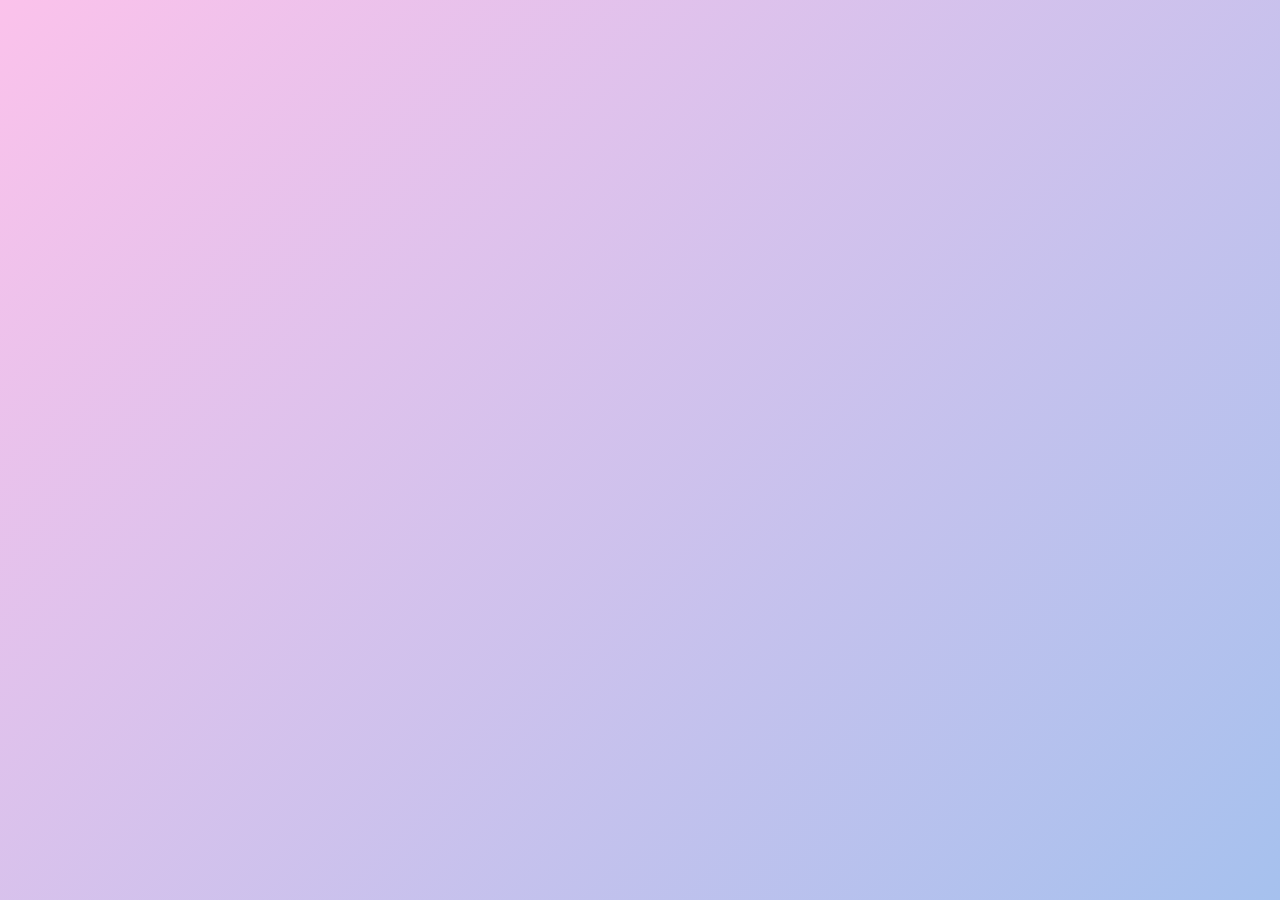
<file: index.html>
<!DOCTYPE html>
<html lang="en">
<head>
  <meta charset="UTF-8" />
  <meta name="viewport" content="width=device-width, initial-scale=1.0"/>
  <title>Entrance Page</title>

  <!-- Google Font -->
  <link rel="preconnect" href="https://fonts.googleapis.com">
  <link rel="preconnect" href="https://fonts.gstatic.com" crossorigin>
  <link href="https://fonts.googleapis.com/css2?family=Pacifico&display=swap" rel="stylesheet">

  <style>
    * {
      margin: 0;
      padding: 0;
      box-sizing: border-box;
    }

    body, html {
      height: 100%;
      font-family: "Pacifico", cursive;
      font-weight: 400;
      font-style: normal;
      background: linear-gradient(135deg, #fbc2eb, #a6c1ee);
    }

    .main {
      width: 100%;
      height: 100vh;
      display: flex;
      flex-direction: column;
      justify-content: center;
      align-items: center;
      text-align: center;
      padding: 0 20px;
      animation: fadeIn 1s ease-in-out;
    }

    .head {
      font-size: 60px;
      color: #333;
      margin-bottom: 60px;
      opacity: 0;
      animation: slideInDown 1.2s ease-out forwards;
      animation-delay: 1s;
      line-height: 1.2;
    }

    .button1 {
      opacity: 0;
      animation: fadeInUp 1s ease-out forwards;
      animation-delay: 2.5s;
    }

    button {
      background: linear-gradient(135deg, #d16ba5, #5d26c1);
      color: white;
      border: none;
      padding: 14px 40px;
      border-radius: 30px;
      font-size: 18px;
      font-weight: bold;
      transition: 0.3s ease-in-out;
      cursor: pointer;
    }

    button:hover {
      box-shadow: 0 0 25px rgba(209,107,165,0.7), 0 0 35px rgba(93,38,193,0.6);
      transform: scale(1.07);
    }

    /* Animations */
    @keyframes fadeIn {
      from { opacity: 0; }
      to { opacity: 1; }
    }

    @keyframes slideInDown {
      from {
        opacity: 0;
        transform: translateY(-30px);
      }
      to {
        opacity: 1;
        transform: translateY(0);
      }
    }

    @keyframes fadeInUp {
      from {
        opacity: 0;
        transform: translateY(20px);
      }
      to {
        opacity: 1;
        transform: translateY(0);
      }
    }

    /* Mobile Responsiveness */
    @media (max-width: 768px) {
      .head {
        font-size: 40px;
        margin-bottom: 40px;
      }
      button {
        font-size: 16px;
        padding: 12px 30px;
      }
    }

    @media (max-width: 480px) {
      .head {
        font-size: 28px;
        margin-bottom: 30px;
      }
      button {
        font-size: 14px;
        padding: 10px 25px;
      }
    }
  </style>
</head>

<body>
  <div class="main" id="main">
    <div class="head">
      a doorway to all the memories we made..!
    </div>
    <div class="button1">
      <button onclick="goToNext()">Unlock Memories</button>
    </div>
  </div>

  <script>
    function goToNext() {
      const button = document.querySelector("button");
      button.disabled = true;
      button.textContent = "Loading...";
      setTimeout(() => {
        window.location.href = "home.html"; // Change to your actual page
      }, 1000);
    }
  </script>
</body>
</html>
</file>
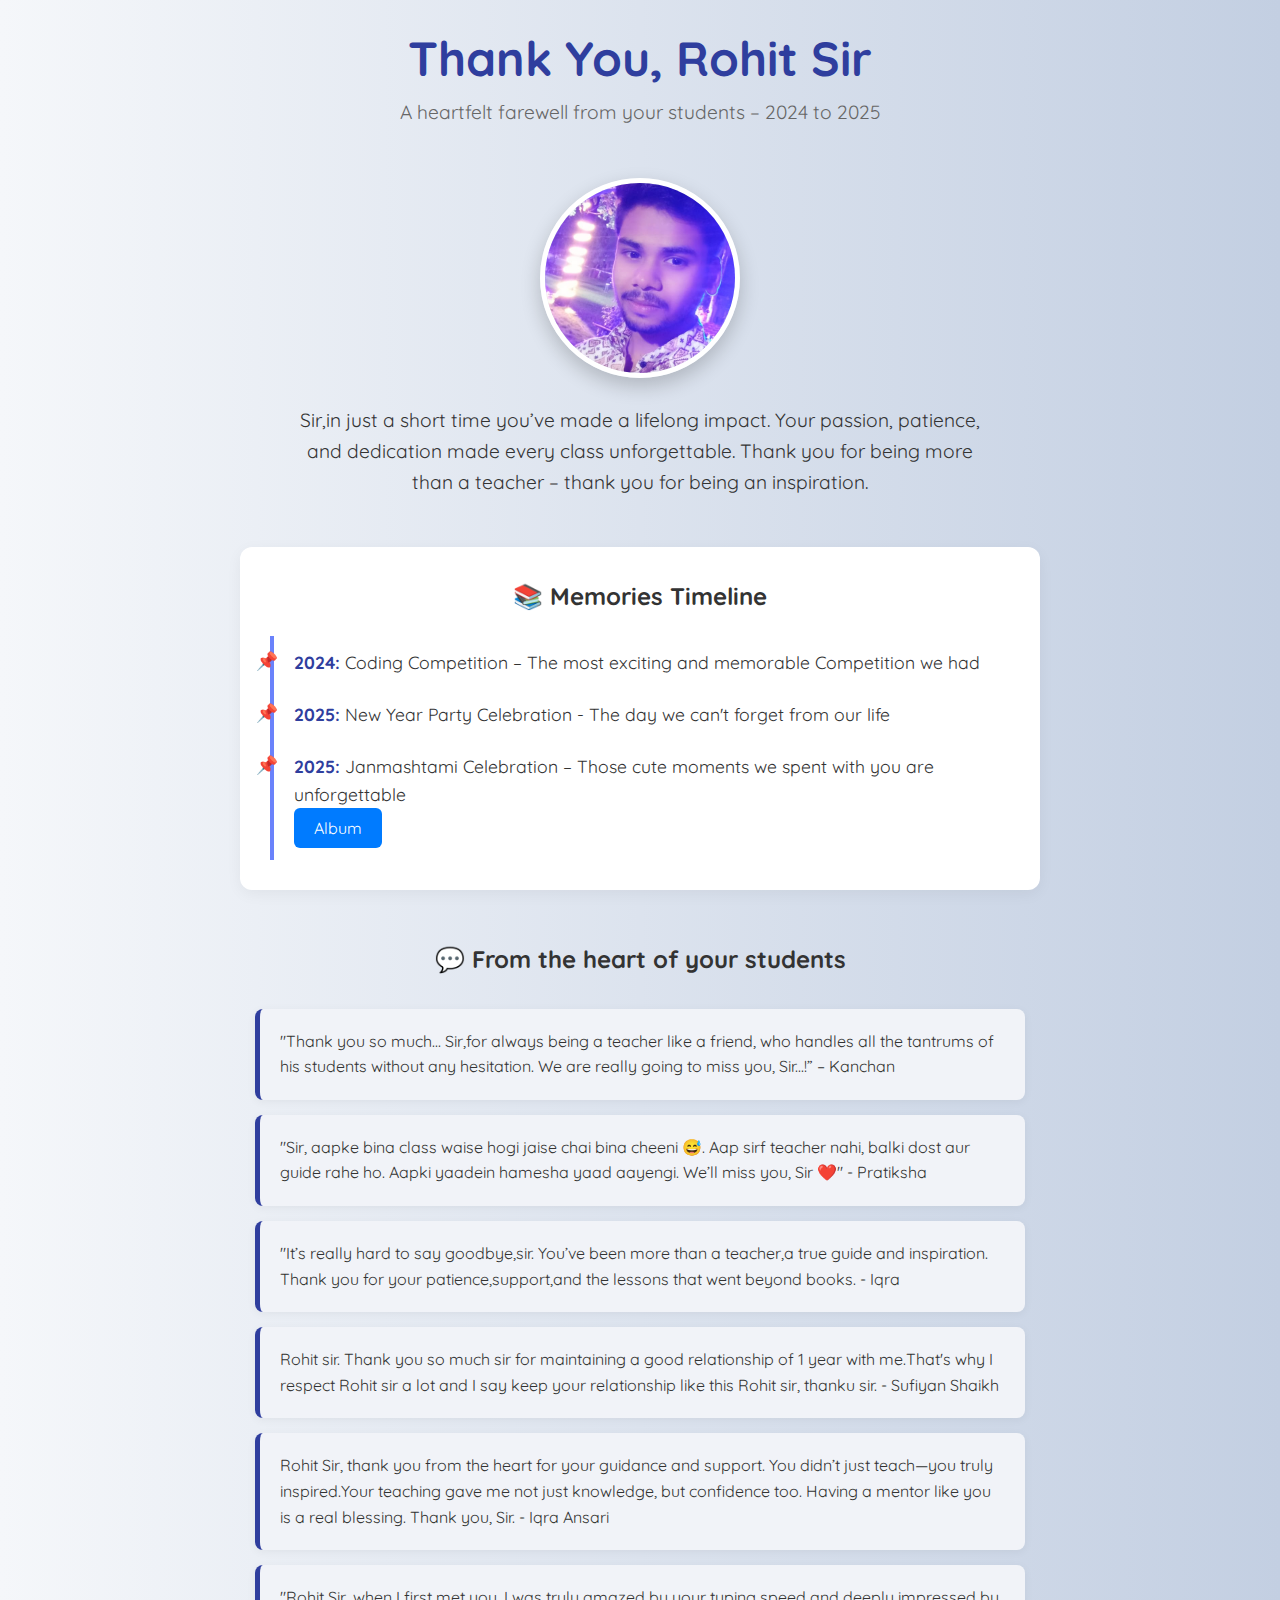
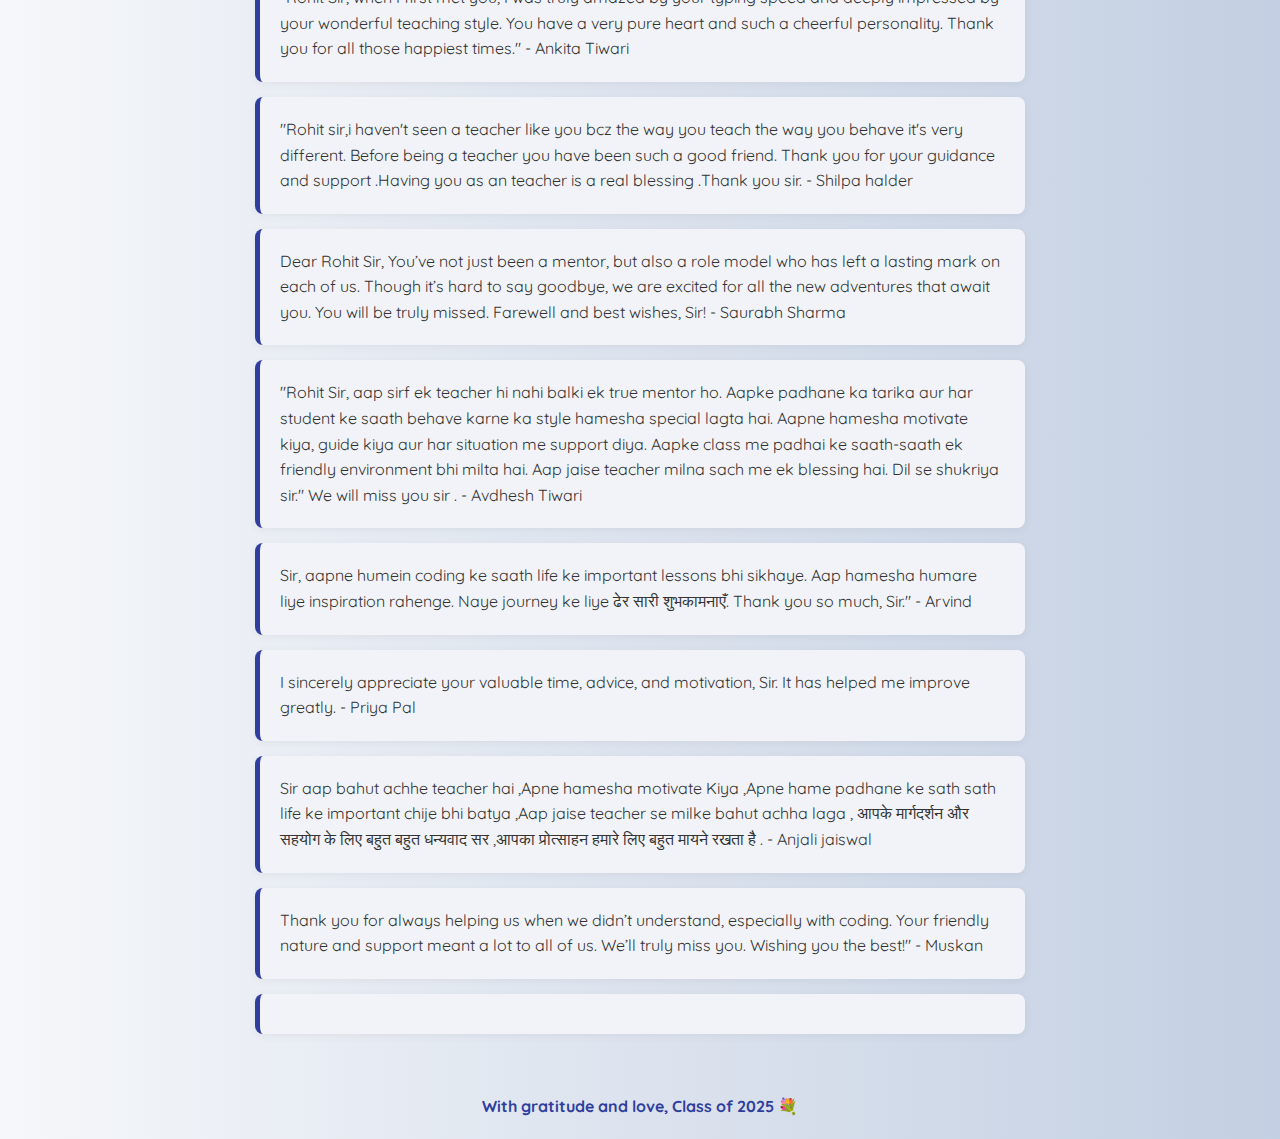
<file: home.html>
<!DOCTYPE html>
<html lang="en">

<head>
  <meta charset="UTF-8" />
  <meta name="viewport" content="width=device-width, initial-scale=1.0" />
  <title>Farewell, Sir Rohit</title>

  <!-- Google Font -->
  <link href="https://fonts.googleapis.com/css2?family=Quicksand:wght@500;700&display=swap" rel="stylesheet">

  <link rel="stylesheet" href="style.css">
</head>

<body>
  <header>
    <h1>Thank You, Rohit Sir</h1>
    <p class="subtitle">A heartfelt farewell from your students – 2024 to 2025</p>
  </header>

  <section class="hero">
    <img src="images/logo.jpg" alt="Sir Rohit" class="teacher-photo">
    <p class="intro">
      Sir,in just a short time you’ve made a lifelong impact. Your passion, patience, and dedication made every
      class unforgettable. Thank you for being more than a teacher – thank you for being an inspiration.
    </p>
  </section>

  <section class="memories">
    <h2>📚 Memories Timeline</h2>
    <ul class="timeline">
      <li><span>2024:</span> Coding Competition – The most exciting and memorable Competition we had </li>
      <li><span>2025:</span> New Year Party Celebration - The day we can't forget from our life</li>
      <li><span>2025:</span> Janmashtami Celebration – Those cute moments we spent with you are unforgettable <br>
        <span><button onclick="goToNext()">Album</button></span>
      </li>

    </ul>
  </section>

  <section class="messages">
    <h2>💬 From the heart of your students</h2>
    <div class="message-card">
      <p>"Thank you so much... Sir,for always being a teacher like a friend, who handles all the tantrums of his
        students without any hesitation.
        We are really going to miss you, Sir...!” – Kanchan</p>
    </div>
    <div class="message-card">
      <p>"Sir, aapke bina class waise hogi jaise chai bina cheeni 😅. Aap sirf teacher nahi, balki dost aur guide
        rahe ho. Aapki yaadein hamesha yaad aayengi. We’ll miss you, Sir ❤️" - Pratiksha</p>
    </div>
    <div class="message-card">
      <p>"It’s really hard to say goodbye,sir. You’ve been more than a teacher,a true guide and inspiration.
        Thank you for your patience,support,and the lessons that went beyond books. - Iqra</p>
    </div>
    <div class="message-card">
      <p>Rohit sir. Thank you so much sir for maintaining a good relationship of 1 year with me.That's why I respect
        Rohit sir a lot and I say keep your relationship like this Rohit sir, thanku sir. - Sufiyan Shaikh</p>
    </div>
    <div class="message-card">
      <p>Rohit Sir, thank you from the heart for your guidance and support. You didn’t just teach—you truly
        inspired.Your teaching gave me not just knowledge, but confidence too. Having a mentor like you is a real
        blessing. Thank you, Sir. - Iqra Ansari</p>
    </div>
    <div class="message-card">
      <p>"Rohit Sir, when I first met you, I was truly amazed by your typing speed and deeply impressed by your
        wonderful teaching style. You have a very pure heart and such a cheerful personality. Thank you for all those
        happiest times." - Ankita Tiwari</p>
    </div>
    <div class="message-card">
      <p>"Rohit sir,i haven't seen a teacher like you bcz the way you teach the way you behave it's very different.
        Before being a teacher you have been such a good friend. Thank you for your guidance and support .Having you as
        an teacher is a real blessing .Thank you sir. - Shilpa halder</p>
    </div>
    <div class="message-card">
      <p>Dear Rohit Sir,
        You’ve not just been a mentor, but also a role model who has left a lasting mark on each of us. Though it’s hard
        to say goodbye, we are excited for all the new adventures that await you.
        You will be truly missed. Farewell and best wishes, Sir! - Saurabh Sharma</p>
    </div>
    <div class="message-card">
      <p>"Rohit Sir, aap sirf ek teacher hi nahi balki ek true mentor ho. Aapke padhane ka tarika aur har student ke saath behave karne ka style hamesha special lagta hai. Aapne hamesha motivate kiya, guide kiya aur har situation me support diya. Aapke class me padhai ke saath-saath ek friendly environment bhi milta hai. Aap jaise teacher milna sach me ek blessing hai. Dil se shukriya sir." We will miss you sir .
 - Avdhesh Tiwari</p>
    </div>
    <div class="message-card">
      <p>Sir, aapne humein coding ke saath life ke important lessons bhi sikhaye. Aap hamesha humare liye inspiration rahenge. Naye journey ke liye ढेर सारी शुभकामनाएँ. Thank you so much, Sir." - Arvind</p>
    </div>
    <div class="message-card">
      <p>I sincerely appreciate your valuable time, advice, and motivation, Sir. It has helped me improve greatly.
       - Priya Pal</p>
    </div>
    <div class="message-card">
      <p>Sir aap bahut achhe teacher hai ,Apne hamesha motivate Kiya ,Apne hame padhane ke sath sath life ke important 
chije  bhi batya ,Aap jaise teacher se milke bahut achha laga , आपके मार्गदर्शन और सहयोग के लिए बहुत बहुत धन्यवाद सर ,आपका प्रोत्साहन हमारे लिए बहुत मायने रखता है . - Anjali jaiswal</p>
    </div>
    <div class="message-card">
      <p>Thank you for always helping us when we didn’t understand, especially with coding. Your friendly nature and support meant a lot to all of us. We’ll truly miss you. Wishing you the best!" - Muskan</p>
    </div><div class="message-card">
      <p></p>
    </div>
  </section>

  <footer>
    <p>With gratitude and love, Class of 2025 💐</p>
  </footer>
</body>
<script>
  function goToNext() {
    // Delay navigation by 2 seconds
    const button = document.querySelector("button");
    button.disabled = true;
    button.textContent = "Memories loading...";
    setTimeout(() => {
      window.location.href = "imageGallery.html"; // Change to your actual page
    }, 2000);
  }
  function goToNext() {
    const button = document.querySelector("button");
    button.disabled = true;
    button.textContent = "Memories loading...";
    setTimeout(() => {
      window.location.href = "imageGallery.html";
    }, 2000);
  }

  // Reveal messages on scroll
  const cards = document.querySelectorAll(".message-card");

  function revealCards() {
    const triggerBottom = window.innerHeight * 0.85;

    cards.forEach(card => {
      const cardTop = card.getBoundingClientRect().top;
      if (cardTop < triggerBottom) {
        card.classList.add("show");
      }
    });
  }

  window.addEventListener("scroll", revealCards);
  window.addEventListener("load", revealCards);
</script>


</html>
</file>
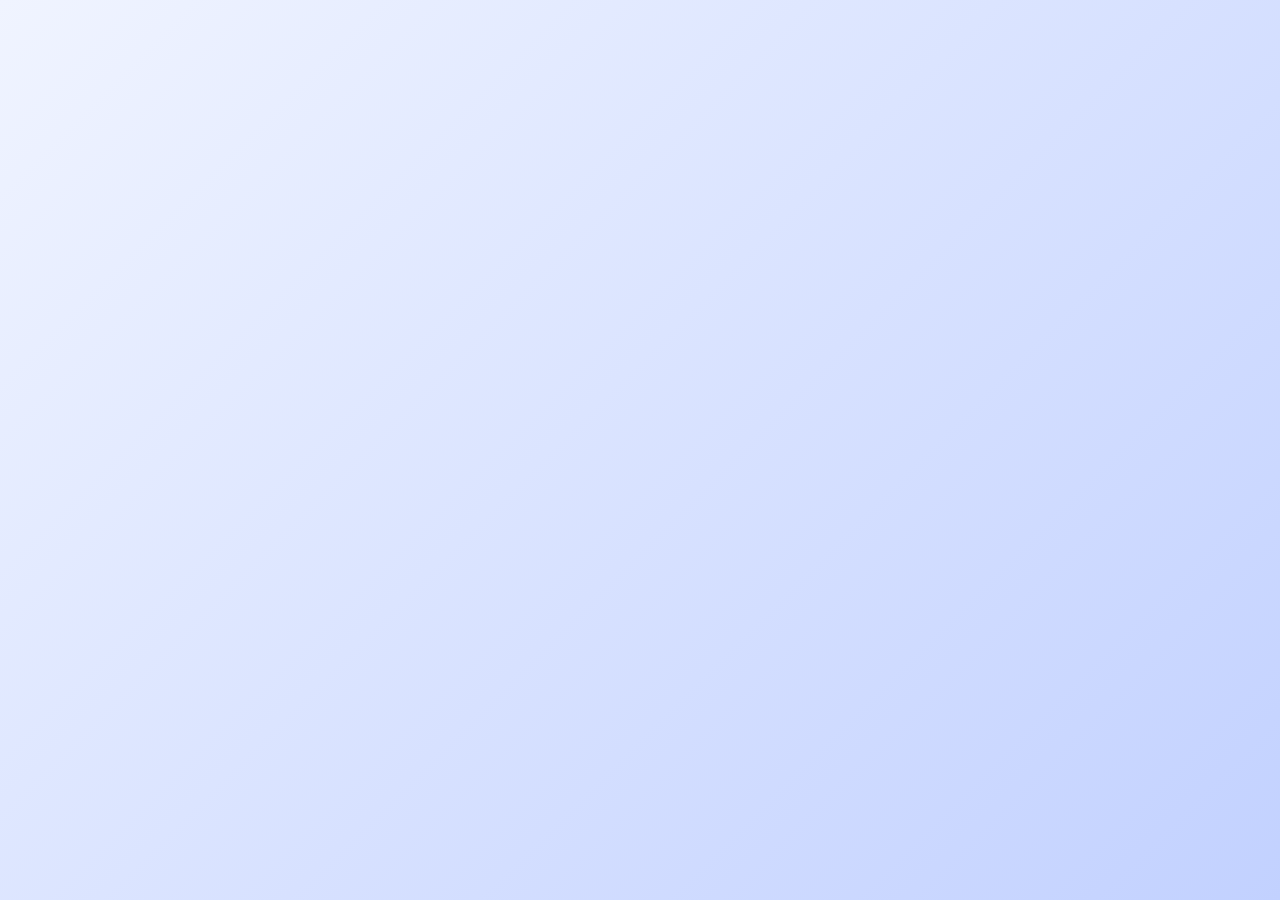
<file: index2.html>
<!DOCTYPE html>
<html lang="en">
<head>
  <meta charset="UTF-8" />
  <meta name="viewport" content="width=device-width, initial-scale=1.0"/>
  <title>Entrance Page</title>

  <!-- Google Font -->
  <link href="https://fonts.googleapis.com/css2?family=Poppins:wght@600&display=swap" rel="stylesheet">

  <style>
    * {
      margin: 0;
      padding: 0;
      box-sizing: border-box;
    }

    body, html {
      height: 100%;
      font-family: 'Poppins', sans-serif;
      background: linear-gradient(135deg, #f0f4ff, #c2d1ff);
    }

    .main {
      width: 100%;
      height: 100vh;
      display: flex;
      flex-direction: column;
      justify-content: center;
      align-items: center;
      animation: fadeIn 1s ease-in-out;
    }

    .head {
      font-size: 60px;
      color: #333;
      margin-bottom: 60px;
      text-align: center;
      opacity: 0;
      animation: slideInDown 1.2s ease-out forwards;
      animation-delay: 1s; /* Delay showing title */
    }

    .button1 {
      opacity: 0;
      animation: fadeInUp 1s ease-out forwards;
      animation-delay: 2.5s; /* Delay showing button */
    }

    .button1 button {
      font-size: 30px;
      padding: 20px 50px;
      border-radius: 50px;
      border: none;
      background-color: #ffffff;
      color: #333;
      cursor: pointer;
      box-shadow: 0 10px 20px rgba(0, 0, 0, 0.15);
      transition: all 0.3s ease;
    }

    .button1 button:hover {
      background-color: #0056d2;
      color: #fff;
      transform: scale(1.05);
      box-shadow: 0 12px 24px rgba(0, 0, 0, 0.2);
    }

    /* Animations */
    @keyframes fadeIn {
      from { opacity: 0; }
      to { opacity: 1; }
    }

    @keyframes slideInDown {
      from {
        opacity: 0;
        transform: translateY(-30px);
      }
      to {
        opacity: 1;
        transform: translateY(0);
      }
    }

    @keyframes fadeInUp {
      from {
        opacity: 0;
        transform: translateY(20px);
      }
      to {
        opacity: 1;
        transform: translateY(0);
      }
    }
  </style>
</head>

<body>
  <div class="main" id="main">
    <div class="head">
      Tap To See View
    </div>
    <div class="button1">
      <button onclick="goToNext()">Click to See</button>
    </div>
  </div>

  <script>
    function goToNext() {
      // Delay navigation by 2 seconds
      const button = document.querySelector("button");
      button.disabled = true;
      button.textContent = "Loading...";
      setTimeout(() => {
        window.location.href = "index.html"; // Change to your actual page
      }, 2000);
    }
  </script>
</body>
</html>
</file>
<file: style.css>
* {
  margin: 0;
  padding: 0;
  box-sizing: border-box;
}

body {
  font-family: 'Quicksand', sans-serif;
  background: linear-gradient(to right, #f5f7fa, #c3cfe2);
  color: #333;
  line-height: 1.6;
  padding: 20px;
}

/* Header */
header {
  text-align: center;
  margin-bottom: 50px;
  animation: fadeInDown 1.2s ease-out;
}

h1 {
  font-size: 3em;
  color: #2f3e9e;
}

.subtitle {
  font-size: 1.2em;
  color: #666;
}

/* Hero Section */
.hero {
  text-align: center;
  margin-bottom: 50px;
  animation: fadeInUp 1.2s ease-in-out;
}

.teacher-photo {
  width: 200px;
  height: 200px;
  object-fit: cover;
  border-radius: 50%;
  border: 5px solid #fff;
  box-shadow: 0 8px 20px rgba(0, 0, 0, 0.2);
  margin-bottom: 20px;
}

.intro {
  max-width: 700px;
  margin: 0 auto;
  font-size: 1.2em;
}

/* Memories */
.memories {
  background-color: #fff;
  padding: 30px;
  border-radius: 12px;
  box-shadow: 0 4px 15px rgba(0, 0, 0, 0.05);
  margin-bottom: 50px;
  max-width: 800px;
  margin-inline: auto;
  animation: fadeIn 1s ease-in-out;
}

.memories h2 {
  text-align: center;
  color: #333;
  margin-bottom: 20px;
}

.timeline {
  list-style: none;
  padding-left: 0;
}

.timeline li {
  padding: 12px 0;
  border-left: 4px solid #6a82fb;
  padding-left: 20px;
  position: relative;
  font-size: 1.1em;
}

.timeline li::before {
  content: "📌";
  position: absolute;
  left: -18px;
  top: 10px;
}

.timeline span {
  font-weight: bold;
  color: #2f3e9e;
}

button {
  background-color: #007bff;
  color: white;
  padding: 10px 20px;
  font-family: 'Quicksand', sans-serif;
  font-size: 16px;
  border: none;
  border-radius: 6px;
  cursor: pointer;
  transition: background-color 0.3s ease;
}

button:hover {
  background-color: #0056b3;
}

/* Messages */
.messages {
  max-width: 800px;
  margin: auto;
  text-align: center;
  animation: fadeInUp 1.2s ease-in-out;
}

.messages h2 {
  margin-bottom: 30px;
  color: #333;
}

.message-card {
  background: #f1f3f8;
  margin: 15px;
  padding: 20px;
  border-left: 5px solid #2f3e9e;
  border-radius: 8px;
  box-shadow: 0 2px 10px rgba(0, 0, 0, 0.05);
  text-align: left;
}

/* Footer */
footer {
  text-align: center;
  margin-top: 60px;
  font-weight: bold;
  color: #2f3e9e;
}

/* Animations */
@keyframes fadeInDown {
  from {
    opacity: 0;
    transform: translateY(-30px);
  }

  to {
    opacity: 1;
    transform: translateY(0);
  }
}

@keyframes fadeInUp {
  from {
    opacity: 0;
    transform: translateY(30px);
  }

  to {
    opacity: 1;
    transform: translateY(0);
  }
}

@keyframes fadeIn {
  from {
    opacity: 0;
  }

  to {
    opacity: 1;
  }
}
</file>
